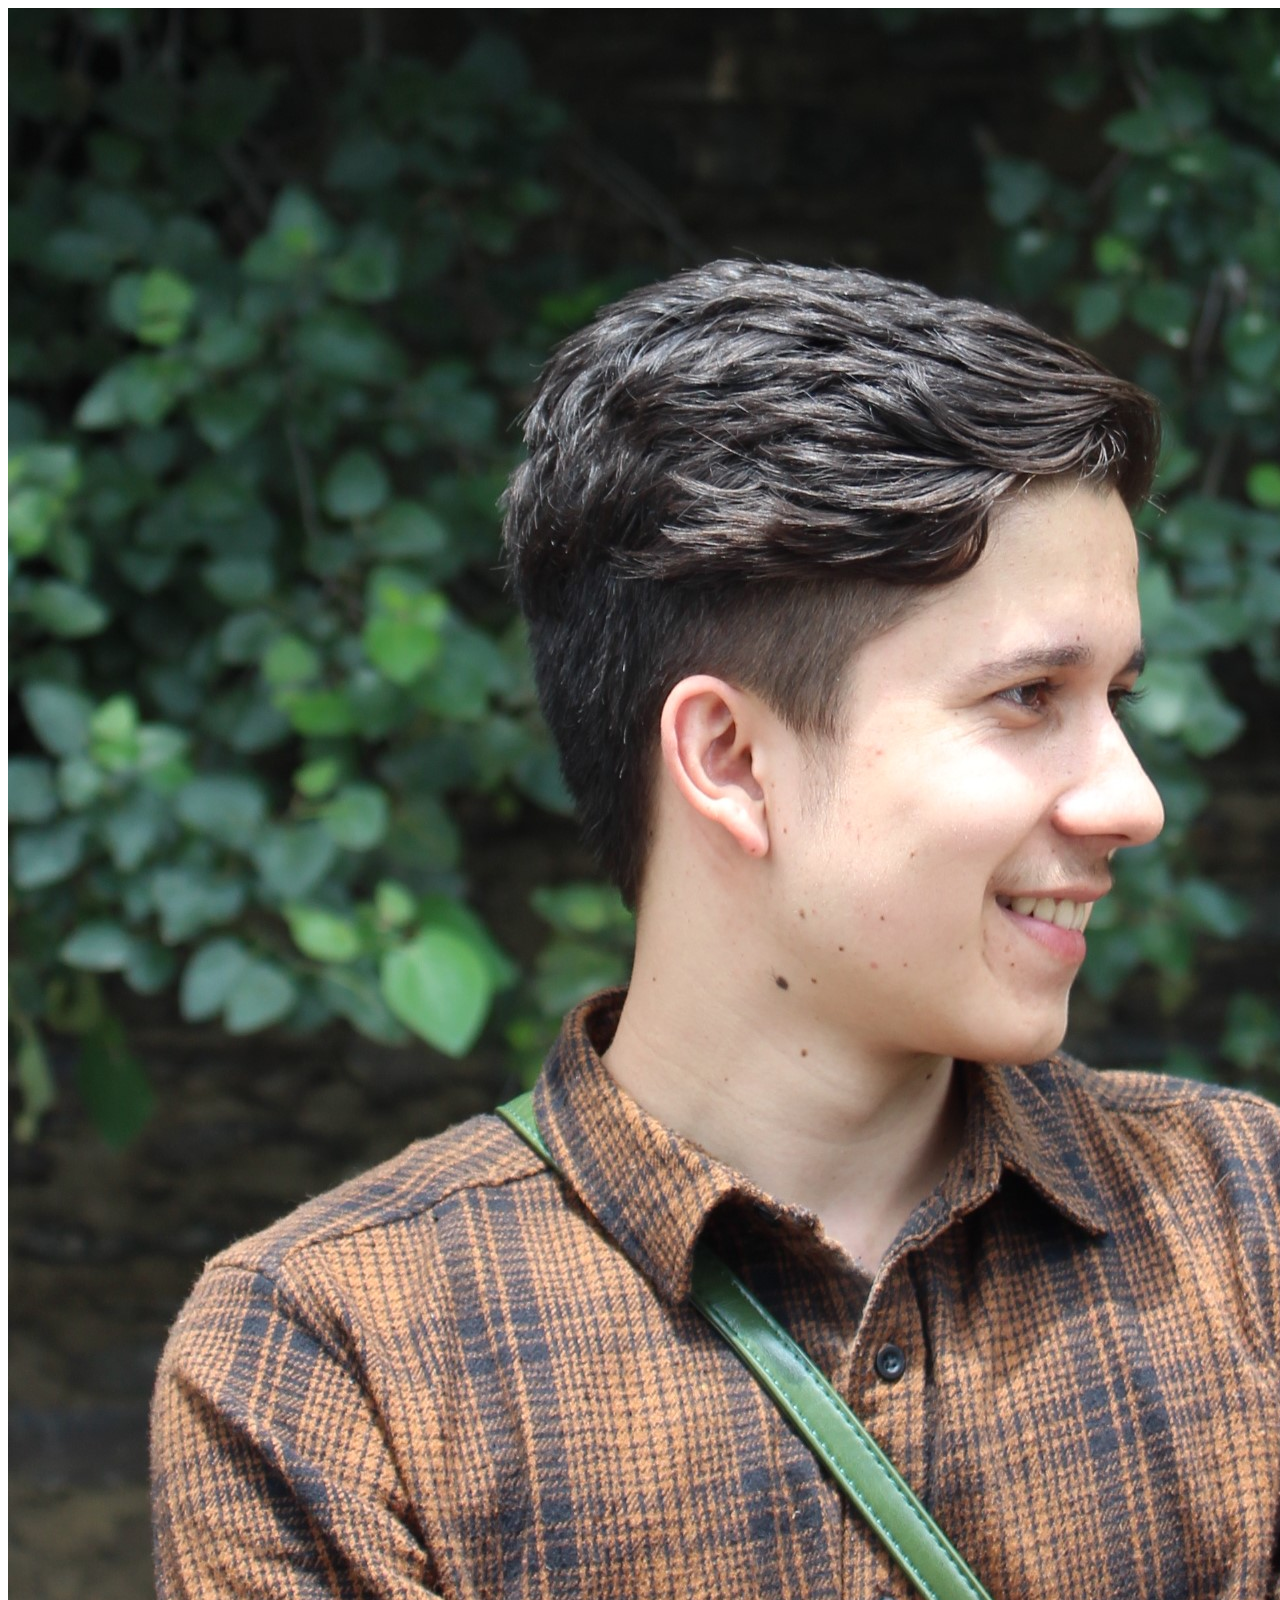
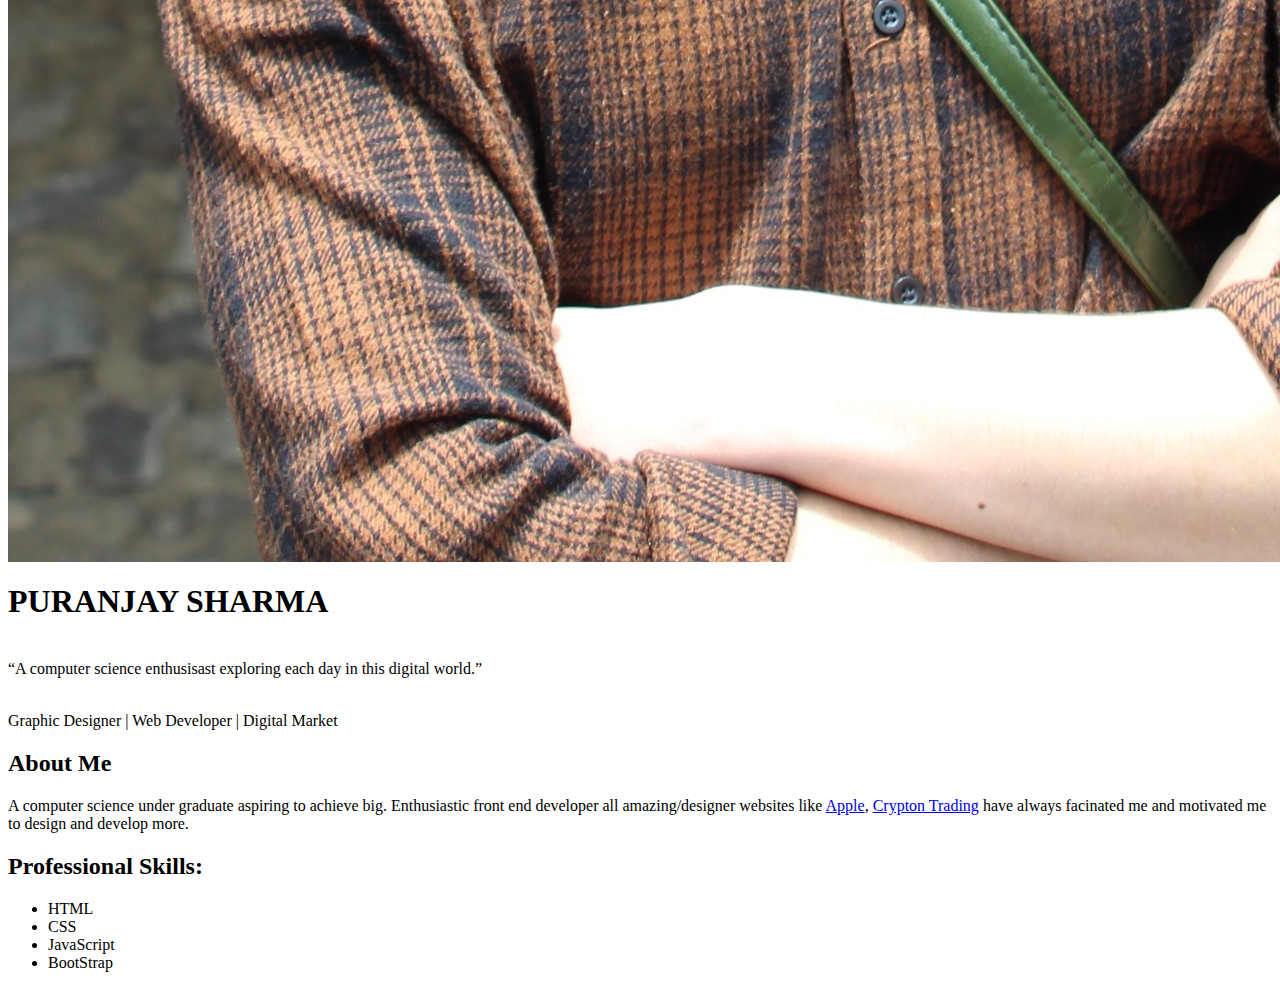
<file: folio/index.html>
<!DOCTYPE>
<html>
<head>
	<title>Puranjay Sharma</title>
</head>
<link rel="stylesheet" type="text/css" href="C:\Users\PURU\Desktop\folio\css\one.css">
<meta name="viewport" content="width=device-width, initial-scale=1.0">



<body>
	<div id="head">
		<div id="pic"><img src="images/gitpic.jpg"></div>
		<h1>PURANJAY SHARMA</h1><br>
		<q>A computer science enthusisast exploring each day in this digital world.</q><br><br>
		<p>
			Graphic Designer | Web Developer | Digital Market

		</p>

	</div>

	<div id="foot">
		<h2>About Me</h2>
		<p>A computer science under graduate aspiring to achieve big. Enthusiastic front end developer all amazing/designer websites like <a href="https://www.apple.com/">Apple</a>, <a href="https://crypton.trading/">Crypton Trading</a> have always facinated me and motivated me to design and develop more.</p>
		<h2>Professional Skills:</h2>
		<ul>
			<li>HTML</li>
			<li>CSS</li>
			<li>JavaScript</li>
			<li>BootStrap</li>
		</ul>
		

	</div>


	


</body>
</html>
</file>
